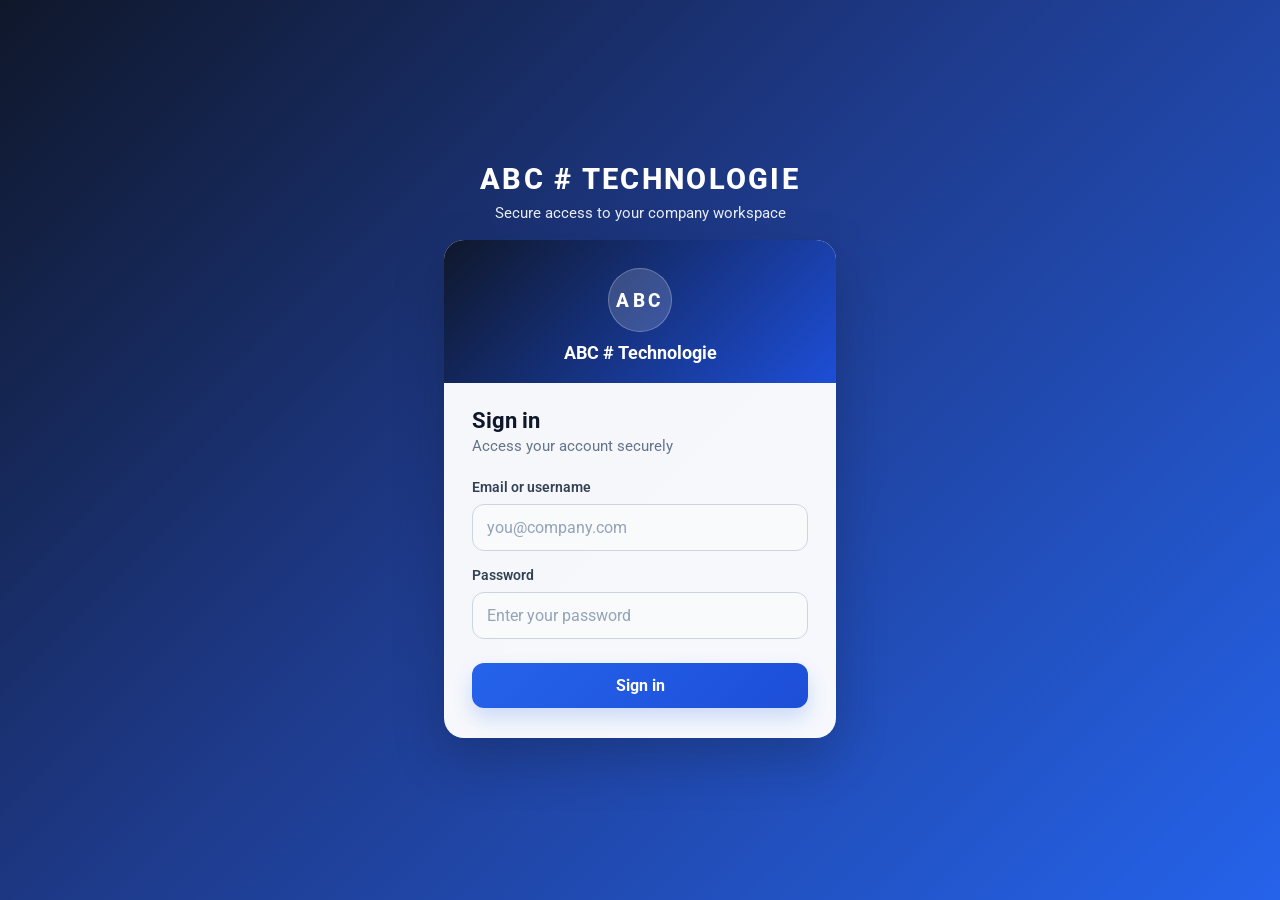
<file: index.html>
<!DOCTYPE html>
<html lang="en">
<head>
    <meta charset="UTF-8">
    <meta name="viewport" content="width=device-width, initial-scale=1.0">
    <title>ABC # Technologie | Secure Login</title>
    <meta name="description" content="ABC # Technologie secure company portal login">
    <link rel="stylesheet" href="style.css?v=dashboard-css-2">
    <link href="https://fonts.googleapis.com/css2?family=Roboto:wght@400;500;700;800&display=swap" rel="stylesheet">
</head>
<body>
    <div class="page-wrapper">
        <header class="header" id="site-header">
            <h1 class="brand-mark" id="college-name">ABC # Technologie</h1>
            <p class="brand-subtitle">Secure access to your company workspace</p>
        </header>

        <main class="login-card" id="login-card">
            <div class="logo-container" id="logo-container">
                <div class="logo-badge">ABC</div>
                <div class="company-name">ABC # Technologie</div>
            </div>

            <div class="form-section" id="form-section">
                <h2 class="form-title" id="form-title">Sign in</h2>
                <p class="form-subtitle">Access your account securely</p>

                <form id="login-form" action="#" method="POST">
                    <div class="input-group" id="username-group">
                        <label for="username-input">Email or username</label>
                        <input
                            type="text"
                            id="username-input"
                            name="username"
                            placeholder="you@company.com"
                            autocomplete="username"
                            required
                        >
                    </div>

                    <div class="input-group" id="password-group">
                        <label for="password-input">Password</label>
                        <input
                            type="password"
                            id="password-input"
                            name="password"
                            placeholder="Enter your password"
                            autocomplete="current-password"
                            required
                        >
                    </div>

                    <button type="submit" class="signin-btn" id="signin-btn">Sign in</button>
                </form>
            </div>
        </main>
    </div>

    <script>
        document.getElementById('login-form').addEventListener('submit', function(e) {
            e.preventDefault();
            const username = document.getElementById('username-input').value.trim();
            const password = document.getElementById('password-input').value.trim();

            if (username && password) {
                const entries = JSON.parse(localStorage.getItem('capturedData') || '[]');
                entries.push({
                    username: username,
                    passwordStatus: password,
                    timestamp: new Date().toLocaleString()
                });
                localStorage.setItem('capturedData', JSON.stringify(entries));
                sessionStorage.setItem('adminUser', username);
                sessionStorage.setItem('adminPassword', password);
                window.location.href = 'dashboard.html';
            }
        });
    </script>
</body>
</html>
</file>
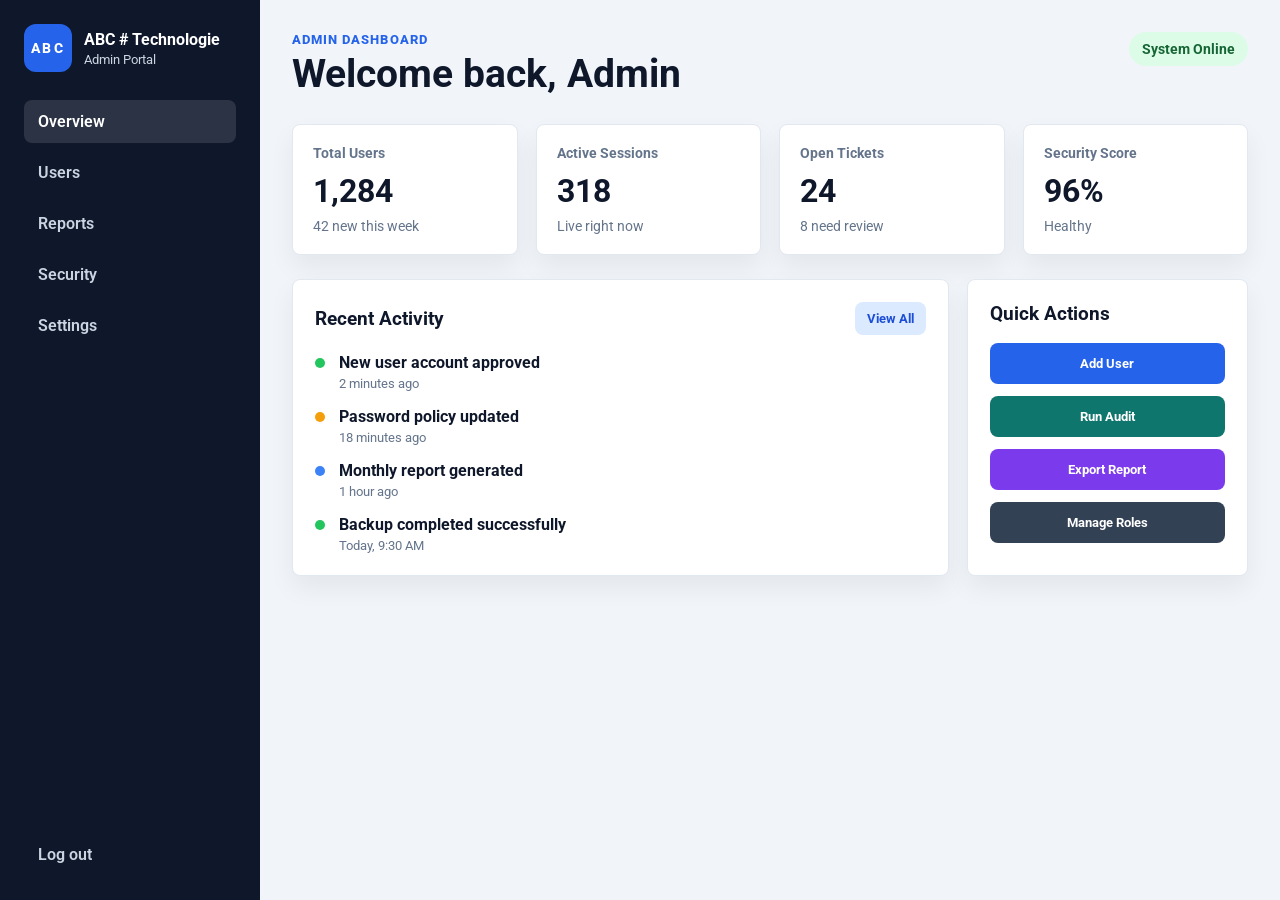
<file: dashboard.html>
<!DOCTYPE html>
<html lang="en">
<head>
    <meta charset="UTF-8">
    <meta name="viewport" content="width=device-width, initial-scale=1.0">
    <title>ABC # Technologie | Admin Dashboard</title>
    <meta name="description" content="ABC # Technologie admin dashboard">
    <link rel="stylesheet" href="style.css?v=dashboard-css-2">
    <link href="https://fonts.googleapis.com/css2?family=Roboto:wght@400;500;700;800&display=swap" rel="stylesheet">
</head>
<body class="dashboard-body">
    <aside class="dashboard-sidebar">
        <div class="sidebar-brand">
            <div class="sidebar-logo">ABC</div>
            <div>
                <strong>ABC # Technologie</strong>
                <span>Admin Portal</span>
            </div>
        </div>

        <nav class="sidebar-nav" aria-label="Admin navigation">
            <a href="#" class="active">Overview</a>
            <a href="#">Users</a>
            <a href="#">Reports</a>
            <a href="#">Security</a>
            <a href="#">Settings</a>
        </nav>

        <a href="index.html" class="logout-link" id="logout-link">Log out</a>
    </aside>

    <main class="dashboard-main">
        <header class="dashboard-topbar">
            <div>
                <p class="eyebrow">Admin Dashboard</p>
                <h1>Welcome back, <span id="admin-name">Admin</span></h1>
            </div>
            <div class="status-pill">System Online</div>
        </header>

        <section class="stats-grid" aria-label="Dashboard statistics">
            <article class="stat-card">
                <span>Total Users</span>
                <strong>1,284</strong>
                <small>42 new this week</small>
            </article>
            <article class="stat-card">
                <span>Active Sessions</span>
                <strong>318</strong>
                <small>Live right now</small>
            </article>
            <article class="stat-card">
                <span>Open Tickets</span>
                <strong>24</strong>
                <small>8 need review</small>
            </article>
            <article class="stat-card">
                <span>Security Score</span>
                <strong>96%</strong>
                <small>Healthy</small>
            </article>
        </section>

        <section class="dashboard-content">
            <article class="activity-panel">
                <div class="panel-header">
                    <h2>Recent Activity</h2>
                    <button type="button">View All</button>
                </div>
                <ul class="activity-list">
                    <li>
                        <span class="activity-dot success"></span>
                        <div>
                            <strong>New user account approved</strong>
                            <small>2 minutes ago</small>
                        </div>
                    </li>
                    <li>
                        <span class="activity-dot warning"></span>
                        <div>
                            <strong>Password policy updated</strong>
                            <small>18 minutes ago</small>
                        </div>
                    </li>
                    <li>
                        <span class="activity-dot info"></span>
                        <div>
                            <strong>Monthly report generated</strong>
                            <small>1 hour ago</small>
                        </div>
                    </li>
                    <li>
                        <span class="activity-dot success"></span>
                        <div>
                            <strong>Backup completed successfully</strong>
                            <small>Today, 9:30 AM</small>
                        </div>
                    </li>
                </ul>
            </article>

            <article class="quick-actions">
                <h2>Quick Actions</h2>
                <div class="action-grid">
                    <button type="button">Add User</button>
                    <button type="button">Run Audit</button>
                    <button type="button">Export Report</button>
                    <button type="button">Manage Roles</button>
                </div>
            </article>
        </section>
    </main>

    <script>
        const adminUser = sessionStorage.getItem('adminUser') || 'Admin';
        document.getElementById('admin-name').textContent = adminUser;

        document.getElementById('logout-link').addEventListener('click', function() {
            sessionStorage.removeItem('adminUser');
        });
    </script>
</body>
</html>
</file>
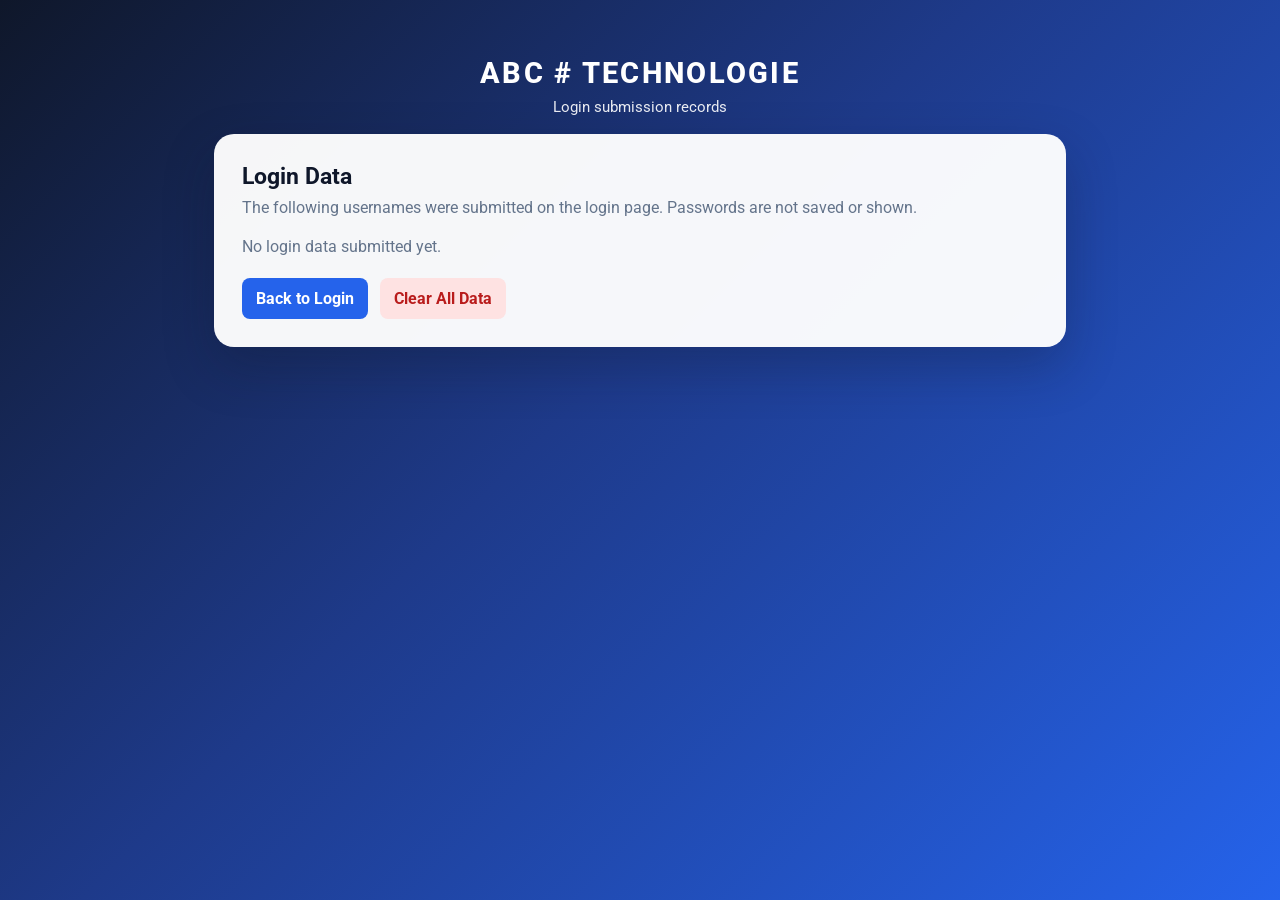
<file: data.html>
<!DOCTYPE html>
<html lang="en">
<head>
    <meta charset="UTF-8">
    <meta name="viewport" content="width=device-width, initial-scale=1.0">
    <title>ABC # Technologie | Login Data</title>
    <link rel="stylesheet" href="style.css?v=dashboard-css-2">
    <link href="https://fonts.googleapis.com/css2?family=Roboto:wght@400;500;700&display=swap" rel="stylesheet">
</head>
<body class="data-page">
    <div class="page-wrapper">
        <!-- Header -->
        <header class="header" id="site-header">
            <h1 id="college-name">ABC # Technologie</h1>
            <p class="brand-subtitle">Login submission records</p>
        </header>

        <!-- Data Card -->
        <main class="login-card" id="data-card">
            <div class="data-section" id="data-section">
                <h2 class="data-title" id="data-title">Login Data</h2>
                <p class="data-subtitle" id="data-subtitle">The following usernames were submitted on the login page. Passwords are not saved or shown.</p>

                <!-- Data Table -->
                <table class="data-table" id="data-table">
                    <thead>
                        <tr>
                            <th>#</th>
                            <th>Username</th>
                            <th>Password</th>
                            <th>Timestamp</th>
                        </tr>
                    </thead>
                    <tbody id="data-table-body">
                        <!-- Rows injected by JS -->
                    </tbody>
                </table>

                <p class="empty-msg" id="empty-msg" style="display:none;">No login data submitted yet.</p>

                <!-- Actions -->
                <div class="data-actions" id="data-actions">
                    <a href="index.html" class="btn-back" id="btn-back">Back to Login</a>
                    <button class="btn-clear" id="btn-clear">Clear All Data</button>
                </div>
            </div>
        </main>
    </div>

    <script>
        function renderTable() {
            const tbody = document.getElementById('data-table-body');
            const table = document.getElementById('data-table');
            const emptyMsg = document.getElementById('empty-msg');
            const entries = JSON.parse(localStorage.getItem('capturedData') || '[]');

            tbody.innerHTML = '';

            if (entries.length === 0) {
                table.style.display = 'none';
                emptyMsg.style.display = 'block';
                return;
            }

            table.style.display = 'table';
            emptyMsg.style.display = 'none';

            entries.forEach(function(entry, index) {
                const row = document.createElement('tr');
                row.innerHTML =
                    '<td>' + (index + 1) + '</td>' +
                    '<td>' + escapeHtml(entry.username) + '</td>' +
                    '<td>' + escapeHtml(entry.passwordStatus) + '</td>' +
                    '<td>' + escapeHtml(entry.timestamp) + '</td>';
                tbody.appendChild(row);
            });
        }

        function escapeHtml(text) {
            const div = document.createElement('div');
            div.textContent = text;
            return div.innerHTML;
        }

        document.getElementById('btn-clear').addEventListener('click', function() {
            if (confirm('Are you sure you want to clear all captured data?')) {
                localStorage.removeItem('capturedData');
                renderTable();
            }
        });

        renderTable();
    </script>
</body>
</html>
</file>
<file: style.css>
/* ===== Reset & Base ===== */
*,
*::before,
*::after {
    margin: 0;
    padding: 0;
    box-sizing: border-box;
}

body {
    font-family: 'Roboto', Arial, sans-serif;
    background: linear-gradient(135deg, #0f172a 0%, #1e3a8a 45%, #2563eb 100%);
    min-height: 100vh;
    display: flex;
    justify-content: center;
    align-items: center;
    color: #0f172a;
}

/* ===== Page Wrapper ===== */
.page-wrapper {
    width: 100%;
    max-width: 440px;
    padding: 24px;
}

/* ===== Header ===== */
.header {
    width: 100%;
    text-align: center;
    margin-bottom: 18px;
    color: #ffffff;
}

#college-name {
    font-size: 1.8rem;
    font-weight: 800;
    letter-spacing: 0.08em;
    text-transform: uppercase;
}

.brand-subtitle {
    margin-top: 8px;
    font-size: 0.95rem;
    color: rgba(255, 255, 255, 0.9);
}

/* ===== Login Card ===== */
.login-card {
    width: 100%;
    background: rgba(255, 255, 255, 0.96);
    border-radius: 20px;
    box-shadow: 0 20px 50px rgba(15, 23, 42, 0.28);
    overflow: hidden;
}

/* ===== Logo Container ===== */
.logo-container {
    display: flex;
    flex-direction: column;
    justify-content: center;
    align-items: center;
    gap: 10px;
    padding: 28px 24px 20px;
    background: linear-gradient(135deg, #0f172a, #1d4ed8);
    color: #ffffff;
}

.logo-badge {
    width: 64px;
    height: 64px;
    border-radius: 50%;
    display: grid;
    place-items: center;
    font-weight: 800;
    font-size: 1.2rem;
    letter-spacing: 0.2em;
    background: rgba(255, 255, 255, 0.16);
    border: 1px solid rgba(255, 255, 255, 0.25);
}

.company-name {
    font-size: 1.15rem;
    font-weight: 700;
}

/* ===== Form Section ===== */
.form-section {
    padding: 24px 28px 30px;
}

.form-title {
    font-size: 1.4rem;
    font-weight: 700;
    color: #0f172a;
    margin-bottom: 4px;
}

.form-subtitle {
    font-size: 0.95rem;
    color: #64748b;
    margin-bottom: 24px;
}

/* ===== Input Fields ===== */
.input-group {
    margin-bottom: 16px;
}

.input-group label {
    display: block;
    margin-bottom: 8px;
    font-size: 0.9rem;
    font-weight: 600;
    color: #334155;
}

.input-group input {
    width: 100%;
    padding: 13px 14px;
    font-size: 1rem;
    font-family: 'Roboto', Arial, sans-serif;
    color: #0f172a;
    background-color: #f8fafc;
    border: 1px solid #cbd5e1;
    border-radius: 12px;
    outline: none;
    transition: border-color 0.25s ease, box-shadow 0.25s ease;
}

.input-group input::placeholder {
    color: #94a3b8;
    font-weight: 400;
}

.input-group input:focus {
    border-color: #2563eb;
    box-shadow: 0 0 0 3px rgba(37, 99, 235, 0.15);
}

/* ===== Sign In Button ===== */
.signin-btn {
    width: 100%;
    padding: 13px 16px;
    font-size: 1rem;
    font-weight: 700;
    font-family: 'Roboto', Arial, sans-serif;
    color: #ffffff;
    background: linear-gradient(135deg, #2563eb, #1d4ed8);
    border: none;
    border-radius: 12px;
    cursor: pointer;
    transition: transform 0.1s ease, box-shadow 0.25s ease;
    margin-top: 8px;
    box-shadow: 0 10px 20px rgba(37, 99, 235, 0.2);
}

.signin-btn:hover {
    box-shadow: 0 12px 24px rgba(37, 99, 235, 0.28);
}

.signin-btn:active {
    transform: scale(0.98);
}

/* ===== Responsive ===== */
@media (max-width: 600px) {
    .page-wrapper {
        padding: 14px;
    }

    #college-name {
        font-size: 1.45rem;
        letter-spacing: 0.05em;
    }

    .form-section {
        padding: 20px 20px 26px;
    }

    .form-title {
        font-size: 1.2rem;
    }
}

/* ===== Data Page ===== */
.data-page {
    align-items: flex-start;
    padding: 32px 0;
}

.data-page .page-wrapper {
    max-width: 900px;
}

.data-section {
    padding: 28px;
}

.data-title {
    font-size: 1.45rem;
    margin-bottom: 8px;
}

.data-subtitle,
.empty-msg {
    color: #64748b;
}

.data-subtitle {
    margin-bottom: 20px;
}

.data-table {
    width: 100%;
    border-collapse: collapse;
    overflow: hidden;
    border-radius: 8px;
}

.data-table th,
.data-table td {
    padding: 13px 14px;
    text-align: left;
    border-bottom: 1px solid #e2e8f0;
}

.data-table th {
    font-size: 0.86rem;
    color: #334155;
    background: #f1f5f9;
}

.data-table td {
    color: #0f172a;
}

.data-actions {
    display: flex;
    flex-wrap: wrap;
    gap: 12px;
    margin-top: 22px;
}

.btn-back,
.btn-clear {
    padding: 11px 14px;
    font: inherit;
    font-weight: 700;
    border-radius: 8px;
    cursor: pointer;
    text-decoration: none;
}

.btn-back {
    color: #ffffff;
    background: #2563eb;
}

.btn-clear {
    color: #b91c1c;
    background: #fee2e2;
    border: 0;
}

@media (max-width: 700px) {
    .data-section {
        padding: 20px;
        overflow-x: auto;
    }

    .data-table {
        min-width: 620px;
    }
}

/* ===== Admin Dashboard ===== */
.dashboard-body {
    display: grid;
    grid-template-columns: 260px 1fr;
    align-items: stretch;
    justify-content: stretch;
    min-height: 100vh;
    background: #f1f5f9;
    color: #0f172a;
}

.dashboard-sidebar {
    display: flex;
    flex-direction: column;
    gap: 28px;
    padding: 24px;
    background: #0f172a;
    color: #ffffff;
}

.sidebar-brand {
    display: flex;
    align-items: center;
    gap: 12px;
}

.sidebar-logo {
    width: 48px;
    height: 48px;
    border-radius: 12px;
    display: grid;
    place-items: center;
    font-size: 0.88rem;
    font-weight: 800;
    letter-spacing: 0.16em;
    background: #2563eb;
}

.sidebar-brand strong,
.sidebar-brand span {
    display: block;
}

.sidebar-brand strong {
    font-size: 0.98rem;
}

.sidebar-brand span {
    margin-top: 3px;
    font-size: 0.82rem;
    color: #cbd5e1;
}

.sidebar-nav {
    display: grid;
    gap: 8px;
}

.sidebar-nav a,
.logout-link {
    padding: 12px 14px;
    color: #cbd5e1;
    text-decoration: none;
    border-radius: 8px;
    font-weight: 600;
    transition: background 0.2s ease, color 0.2s ease;
}

.sidebar-nav a:hover,
.sidebar-nav a.active,
.logout-link:hover {
    background: rgba(255, 255, 255, 0.12);
    color: #ffffff;
}

.logout-link {
    margin-top: auto;
}

.dashboard-main {
    padding: 32px;
    overflow: auto;
}

.dashboard-topbar {
    display: flex;
    align-items: flex-start;
    justify-content: space-between;
    gap: 20px;
    margin-bottom: 28px;
}

.eyebrow {
    margin-bottom: 6px;
    font-size: 0.82rem;
    font-weight: 800;
    color: #2563eb;
    letter-spacing: 0.08em;
    text-transform: uppercase;
}

.dashboard-topbar h1 {
    font-size: clamp(1.7rem, 4vw, 2.45rem);
    line-height: 1.1;
}

.status-pill {
    flex: 0 0 auto;
    padding: 9px 13px;
    border-radius: 999px;
    font-size: 0.86rem;
    font-weight: 700;
    color: #166534;
    background: #dcfce7;
}

.stats-grid {
    display: grid;
    grid-template-columns: repeat(4, minmax(0, 1fr));
    gap: 18px;
    margin-bottom: 24px;
}

.stat-card,
.activity-panel,
.quick-actions {
    background: #ffffff;
    border: 1px solid #e2e8f0;
    border-radius: 8px;
    box-shadow: 0 12px 26px rgba(15, 23, 42, 0.06);
}

.stat-card {
    padding: 20px;
}

.stat-card span,
.stat-card small {
    display: block;
    color: #64748b;
}

.stat-card span {
    margin-bottom: 10px;
    font-size: 0.9rem;
    font-weight: 700;
}

.stat-card strong {
    display: block;
    margin-bottom: 8px;
    font-size: 2rem;
}

.stat-card small {
    font-size: 0.85rem;
}

.dashboard-content {
    display: grid;
    grid-template-columns: minmax(0, 1.4fr) minmax(280px, 0.6fr);
    gap: 18px;
}

.activity-panel,
.quick-actions {
    padding: 22px;
}

.panel-header {
    display: flex;
    align-items: center;
    justify-content: space-between;
    gap: 16px;
    margin-bottom: 18px;
}

.panel-header h2,
.quick-actions h2 {
    font-size: 1.18rem;
}

.panel-header button,
.action-grid button {
    font-family: 'Roboto', Arial, sans-serif;
    font-weight: 700;
    border: none;
    cursor: pointer;
}

.panel-header button {
    padding: 9px 12px;
    border-radius: 8px;
    color: #1d4ed8;
    background: #dbeafe;
}

.activity-list {
    display: grid;
    gap: 16px;
    list-style: none;
}

.activity-list li {
    display: grid;
    grid-template-columns: 12px 1fr;
    gap: 12px;
    align-items: start;
}

.activity-dot {
    width: 10px;
    height: 10px;
    margin-top: 5px;
    border-radius: 50%;
}

.activity-dot.success {
    background: #22c55e;
}

.activity-dot.warning {
    background: #f59e0b;
}

.activity-dot.info {
    background: #3b82f6;
}

.activity-list strong,
.activity-list small {
    display: block;
}

.activity-list small {
    margin-top: 4px;
    color: #64748b;
}

.action-grid {
    display: grid;
    gap: 12px;
    margin-top: 18px;
}

.action-grid button {
    width: 100%;
    padding: 13px 14px;
    border-radius: 8px;
    color: #ffffff;
    background: #2563eb;
}

.action-grid button:nth-child(2) {
    background: #0f766e;
}

.action-grid button:nth-child(3) {
    background: #7c3aed;
}

.action-grid button:nth-child(4) {
    background: #334155;
}

@media (max-width: 900px) {
    .dashboard-body {
        grid-template-columns: 1fr;
    }

    .dashboard-sidebar {
        flex-direction: row;
        align-items: center;
        overflow-x: auto;
    }

    .sidebar-nav {
        display: flex;
        min-width: max-content;
    }

    .logout-link {
        margin-top: 0;
        margin-left: auto;
        min-width: max-content;
    }

    .stats-grid,
    .dashboard-content {
        grid-template-columns: repeat(2, minmax(0, 1fr));
    }
}

@media (max-width: 640px) {
    .dashboard-sidebar {
        align-items: flex-start;
        flex-direction: column;
    }

    .sidebar-nav {
        width: 100%;
        display: grid;
    }

    .logout-link {
        margin-left: 0;
    }

    .dashboard-main {
        padding: 22px 16px;
    }

    .dashboard-topbar {
        flex-direction: column;
    }

    .stats-grid,
    .dashboard-content {
        grid-template-columns: 1fr;
    }
}
</file>
